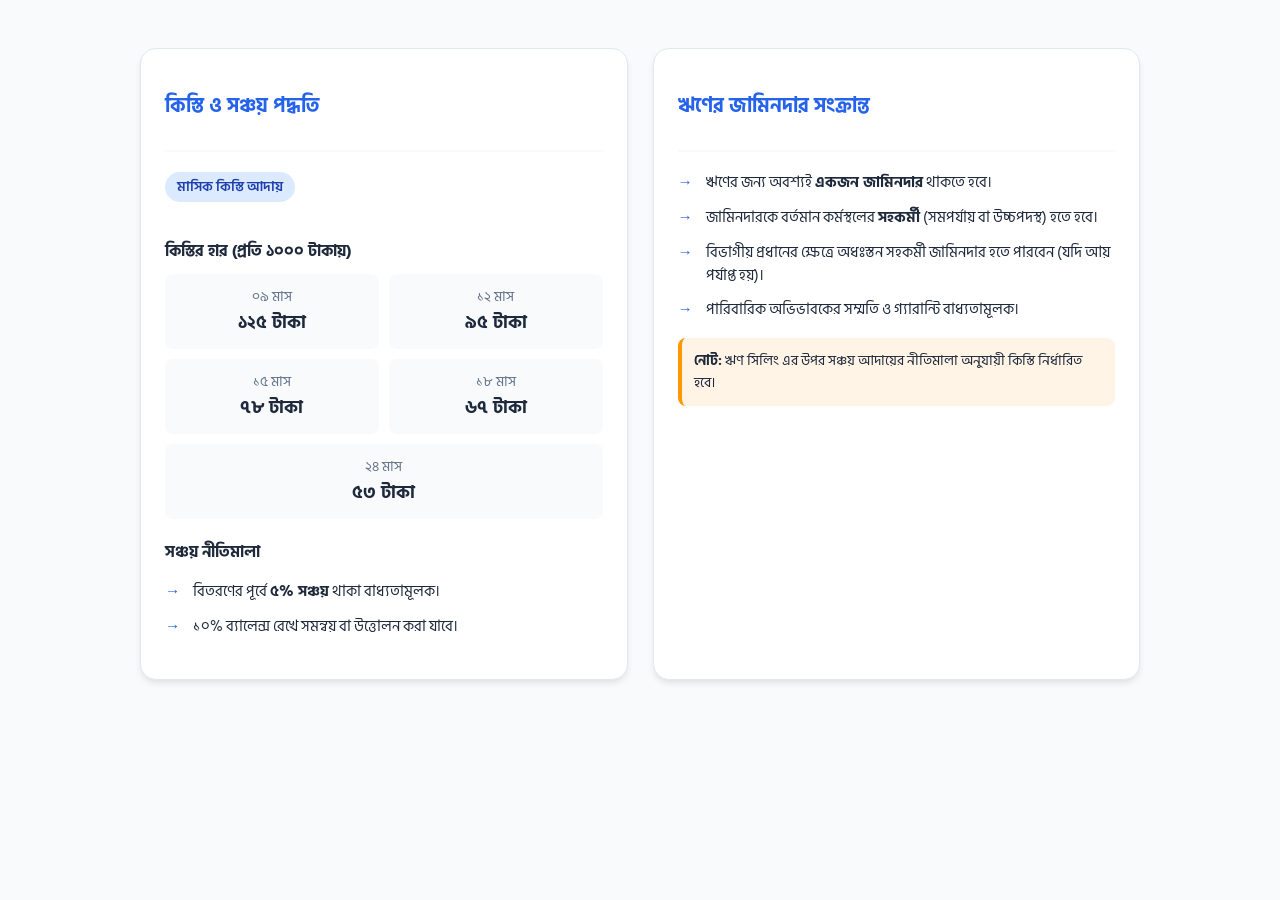
<file: salary.html>
<!DOCTYPE html>
<html lang="bn">
<head>
    <meta charset="UTF-8">
    <meta name="viewport" content="width=device-width, initial-scale=1.0">
    <title>ঋণ ও কিস্তি বিস্তারিত</title>
    <link href="https://fonts.googleapis.com/css2?family=Hind+Siliguri:wght@400;600;700&display=swap" rel="stylesheet">
    <style>
        :root {
            --primary-color: #2563eb;
            --bg-light: #f8fafc;
            --text-main: #1e293b;
            --text-muted: #64748b;
            --white: #ffffff;
            --border: #e2e8f0;
        }

        body {
            font-family: 'Hind Siliguri', sans-serif;
            background-color: var(--bg-light);
            padding: 40px 20px;
            color: var(--text-main);
        }

        .details-wrapper {
            max-width: 1000px;
            margin: 0 auto;
            display: grid;
            grid-template-columns: repeat(auto-fit, minmax(300px, 1fr));
            gap: 25px;
        }

        .info-card {
            background: var(--white);
            border-radius: 16px;
            padding: 24px;
            box-shadow: 0 4px 6px -1px rgba(0, 0, 0, 0.1);
            border: 1px solid var(--border);
            transition: transform 0.2s;
        }

        .info-card:hover {
            transform: translateY(-5px);
        }

        .card-header {
            display: flex;
            align-items: center;
            gap: 12px;
            margin-bottom: 20px;
            border-bottom: 2px solid var(--bg-light);
            padding-bottom: 12px;
        }

        .card-header h2 {
            font-size: 1.25rem;
            font-weight: 700;
            color: var(--primary-color);
        }

        /* Installment Table Styling */
        .installment-grid {
            display: grid;
            grid-template-columns: 1fr 1fr;
            gap: 10px;
        }

        .inst-item {
            background: var(--bg-light);
            padding: 12px;
            border-radius: 8px;
            text-align: center;
        }

        .inst-term {
            display: block;
            font-size: 0.85rem;
            color: var(--text-muted);
        }

        .inst-val {
            display: block;
            font-size: 1.1rem;
            font-weight: 700;
            color: var(--text-main);
        }

        /* List Styling */
        .feature-list {
            list-style: none;
            padding: 0;
        }

        .feature-list li {
            position: relative;
            padding-left: 28px;
            margin-bottom: 12px;
            font-size: 0.95rem;
            line-height: 1.5;
        }

        .feature-list li::before {
            content: "→";
            position: absolute;
            left: 0;
            color: var(--primary-color);
            font-weight: bold;
        }

        .badge {
            display: inline-block;
            background: #dbeafe;
            color: #1e40af;
            padding: 4px 12px;
            border-radius: 20px;
            font-size: 0.85rem;
            font-weight: 600;
            margin-bottom: 15px;
        }

        @media (max-width: 768px) {
            .details-wrapper { grid-template-columns: 1fr; }
        }
    </style>
</head>
<body>

    <div class="details-wrapper">
        
        <div class="info-card">
            <div class="card-header">
                <h2>কিস্তি ও সঞ্চয় পদ্ধতি</h2>
            </div>
            <span class="badge">মাসিক কিস্তি আদায়</span>
            
            <h4 style="margin-bottom: 10px;">কিস্তির হার (প্রতি ১০০০ টাকায়)</h4>
            <div class="installment-grid">
                <div class="inst-item"><span class="inst-term">০৯ মাস</span><span class="inst-val">১২৫ টাকা</span></div>
                <div class="inst-item"><span class="inst-term">১২ মাস</span><span class="inst-val">৯৫ টাকা</span></div>
                <div class="inst-item"><span class="inst-term">১৫ মাস</span><span class="inst-val">৭৮ টাকা</span></div>
                <div class="inst-item"><span class="inst-term">১৮ মাস</span><span class="inst-val">৬৭ টাকা</span></div>
                <div class="inst-item" style="grid-column: span 2;"><span class="inst-term">২৪ মাস</span><span class="inst-val">৫৩ টাকা</span></div>
            </div>

            <h4 style="margin-top: 20px; margin-bottom: 10px;">সঞ্চয় নীতিমালা</h4>
            <ul class="feature-list">
                <li>বিতরণের পূর্বে <b>৫% সঞ্চয়</b> থাকা বাধ্যতামূলক।</li>
                <li>১০% ব্যালেন্স রেখে সমন্বয় বা উত্তোলন করা যাবে।</li>
            </ul>
        </div>

        <div class="info-card">
            <div class="card-header">
                <h2>ঋণের জামিনদার সংক্রান্ত</h2>
            </div>
            <ul class="feature-list">
                <li>ঋণের জন্য অবশ্যই <b>একজন জামিনদার</b> থাকতে হবে।</li>
                <li>জামিনদারকে বর্তমান কর্মস্থলের <b>সহকর্মী</b> (সমপর্যায় বা উচ্চপদস্থ) হতে হবে।</li>
                <li>বিভাগীয় প্রধানের ক্ষেত্রে অধঃস্তন সহকর্মী জামিনদার হতে পারবেন (যদি আয় পর্যাপ্ত হয়)।</li>
                <li>পারিবারিক অভিভাবকের সম্মতি ও গ্যারান্টি বাধ্যতামূলক।</li>
            </ul>
            <div style="background: #fff4e5; padding: 12px; border-radius: 8px; border-left: 4px solid #ff9800; font-size: 0.85rem; margin-top: 15px;">
                <strong>নোট:</strong> ঋণ সিলিং এর উপর সঞ্চয় আদায়ের নীতিমালা অনুযায়ী কিস্তি নির্ধারিত হবে।
            </div>
        </div>

    </div>

</body>
</html>
</file>
